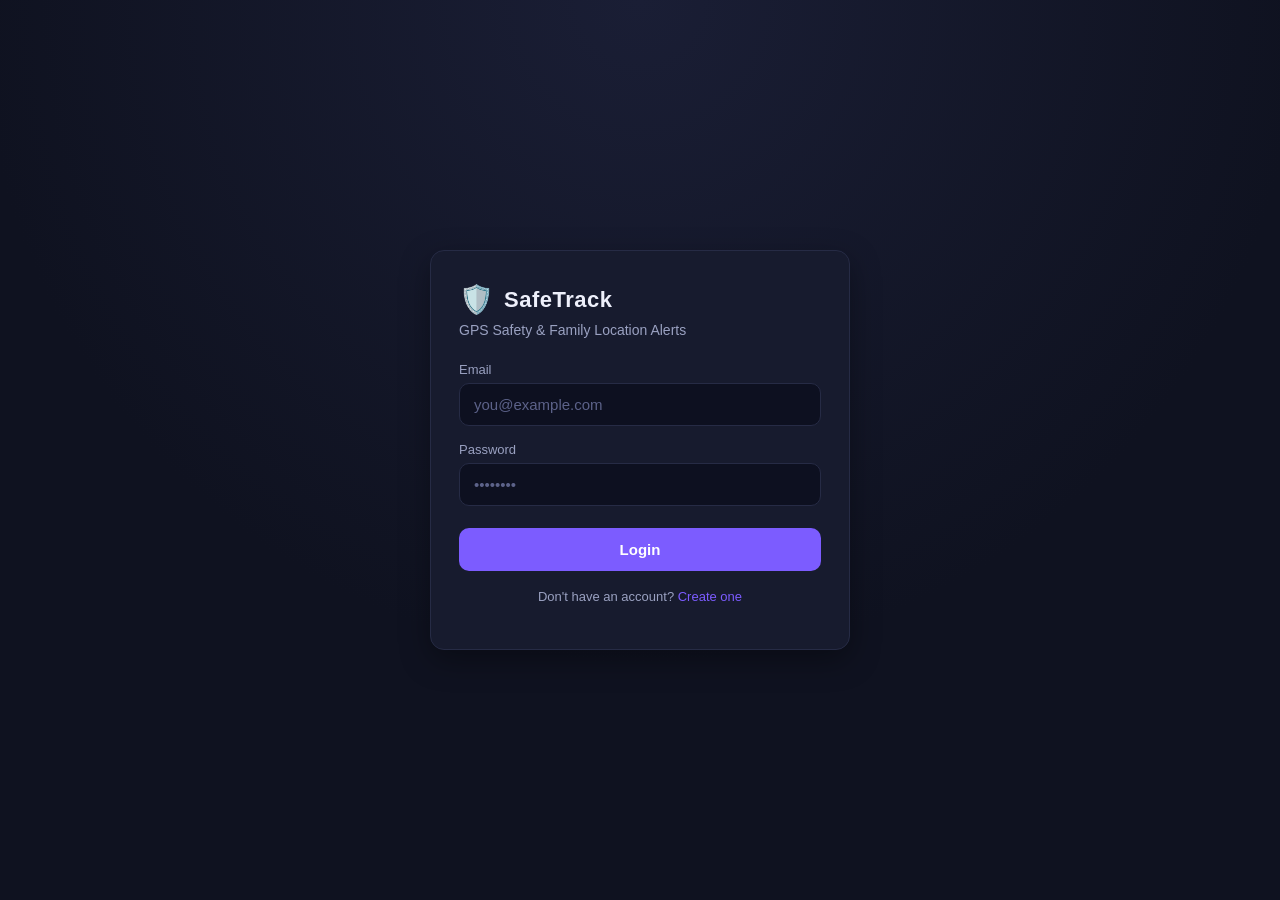
<file: frontend/index.html>
<!DOCTYPE html>
<html lang="en">
<head>
<meta charset="UTF-8" />
<meta name="viewport" content="width=device-width, initial-scale=1.0" />
<title>SafeTrack — Login</title>
<link rel="stylesheet" href="css/style.css" />
</head>
<body>
<div class="page">
  <div class="card">
    <div class="brand">
      <span class="brand-icon">🛡️</span>
      <span class="brand-name">SafeTrack</span>
    </div>
    <p class="subtitle">GPS Safety &amp; Family Location Alerts</p>

    <form id="loginForm">
      <label for="email">Email</label>
      <input type="email" id="email" placeholder="you@example.com" required autocomplete="email" />

      <label for="password">Password</label>
      <input type="password" id="password" placeholder="••••••••" required autocomplete="current-password" />

      <button type="submit" class="btn btn-primary" id="loginBtn">Login</button>
    </form>

    <div class="error-box" id="errorBox"></div>

    <p class="link-row">Don't have an account? <a href="register.html">Create one</a></p>
  </div>
</div>

<script src="js/api.js"></script>
<script src="js/login.js"></script>
</body>
</html>
</file>
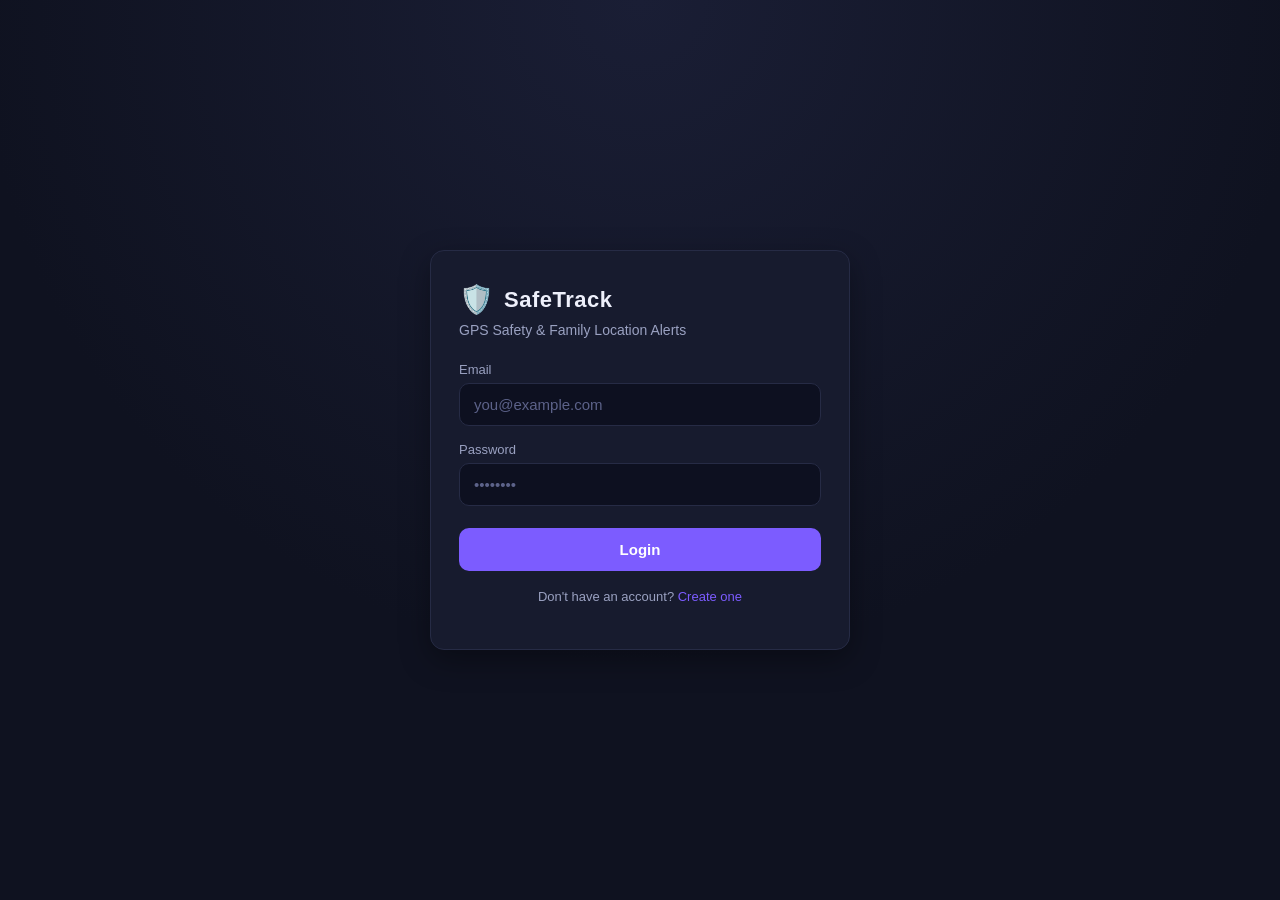
<file: frontend/contacts.html>
<!DOCTYPE html>
<html lang="en">
<head>
<meta charset="UTF-8" />
<meta name="viewport" content="width=device-width, initial-scale=1.0" />
<title>SafeTrack — Trusted Contacts</title>
<link rel="stylesheet" href="css/style.css" />
</head>
<body>
<div class="page">
  <div class="card card--wide">
    <div class="brand">
      <span class="brand-icon">🛡️</span>
      <span class="brand-name">SafeTrack</span>
    </div>
    <p class="subtitle">Add exactly two trusted contacts (family or friends) who will receive your safety alerts.</p>

    <div id="existingList"></div>

    <div class="contact-form-block" id="addFormBlock">
      <h4>Add a trusted contact</h4>
      <form id="contactForm">
        <label for="cName">Name</label>
        <input type="text" id="cName" placeholder="e.g. Mother" required />

        <label for="cPhone">WhatsApp number (with country code)</label>
        <input type="tel" id="cPhone" placeholder="+91XXXXXXXXXX" required />

        <label for="cRelationship">Relationship</label>
        <input type="text" id="cRelationship" placeholder="e.g. Family, Friend" />

        <label for="cEmail">Email (optional)</label>
        <input type="email" id="cEmail" placeholder="optional@example.com" />

        <button type="submit" class="btn btn-primary" id="addBtn">Save contact</button>
      </form>
    </div>

    <div class="error-box" id="errorBox"></div>
    <div class="success-box" id="successBox"></div>

    <button class="btn btn-secondary" id="continueBtn" style="display:none; margin-top:16px;">Continue to Dashboard</button>
  </div>
</div>

<div class="modal-backdrop" id="confirmModal">
  <div class="modal">
    <h3>Confirm contact</h3>
    <p id="confirmText" style="color:var(--muted); font-size:14px;"></p>
    <div class="btn-row">
      <button class="btn btn-secondary" id="cancelConfirm">Cancel</button>
      <button class="btn btn-primary" id="acceptConfirm">Confirm &amp; save</button>
    </div>
  </div>
</div>

<script src="js/api.js"></script>
<script src="js/contacts.js"></script>
</body>
</html>
</file>
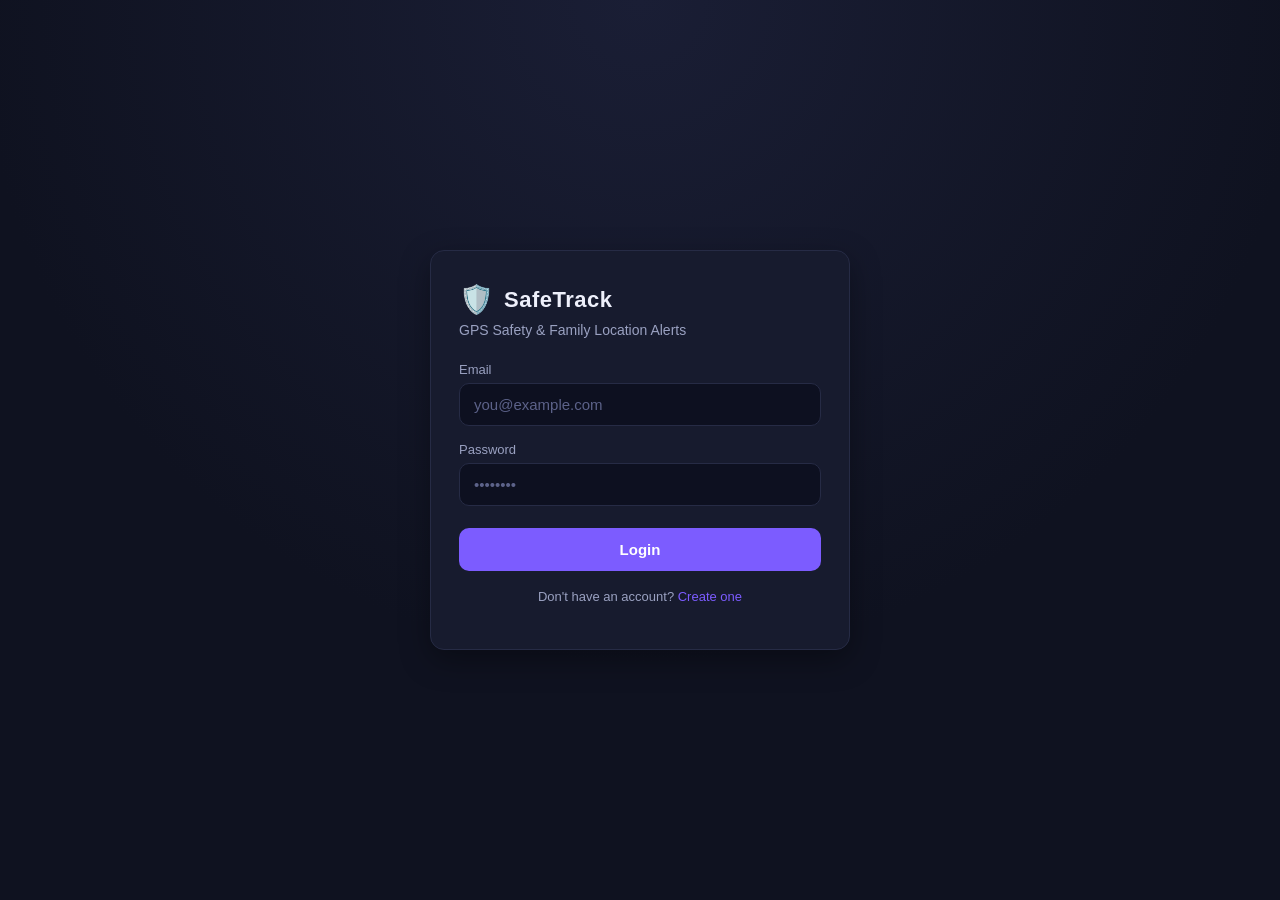
<file: frontend/dashboard.html>
<!DOCTYPE html>
<html lang="en">
<head>
<meta charset="UTF-8" />
<meta name="viewport" content="width=device-width, initial-scale=1.0" />
<title>SafeTrack — Dashboard</title>
<link rel="stylesheet" href="css/style.css" />
</head>
<body>
<div class="dashboard">
  <div class="dash-header">
    <div class="brand">
      <span class="brand-icon">🛡️</span>
      <span class="brand-name">SafeTrack</span>
    </div>
    <button class="logout-btn" id="logoutBtn">Logout</button>
  </div>

  <p class="greeting">Hello, <span id="userName">…</span></p>

  <div class="status-row">
    <div class="status-pill">
      <span class="label">GPS Status</span>
      <span id="gpsStatus"><span class="status-dot dot-amber"></span>Checking…</span>
    </div>
    <div class="status-pill">
      <span class="label">Tracking</span>
      <span id="trackingStatus"><span class="status-dot dot-red"></span>Inactive</span>
    </div>
    <div class="status-pill">
      <span class="label">WhatsApp API</span>
      <span id="waStatusPill"><span class="status-dot dot-green"></span>Checking…</span>
    </div>
  </div>

  <div class="contacts-card">
    <h3>Trusted contacts</h3>
    <div id="contactsList">Loading…</div>
  </div>

  <div class="contacts-card" id="whatsappCard">
    <div style="display:flex; justify-content:space-between; align-items:center; cursor:pointer;" id="waToggleHeader">
      <h3 style="margin:0; display:flex; align-items:center; gap:8px;">
        <span>💬</span> WhatsApp API Server
      </h3>
      <span id="waModeBadge" style="font-size:12px; padding:3px 10px; border-radius:12px; background:rgba(52,211,153,0.15); color:var(--success);">Checking…</span>
    </div>
    <div id="waDetailsPanel" style="display:none; margin-top:14px; border-top:1px solid var(--card-border); padding-top:12px;">
      <p style="font-size:13px; color:var(--muted); margin:0 0 12px;" id="waModeExplanation">
        Checking server connectivity…
      </p>

      <!-- Test WhatsApp Send -->
      <div style="margin-bottom:14px;">
        <label style="font-size:12px; color:var(--muted); display:block; margin-bottom:6px;">Test WhatsApp Alert Transmission</label>
        <div style="display:flex; gap:8px;">
          <input type="tel" id="waTestPhone" placeholder="Enter recipient phone (e.g. +1234567890)" style="flex:1; padding:8px 12px; border-radius:8px; border:1px solid var(--card-border); background:var(--bg); color:var(--text); font-size:13px;" />
          <button id="waTestBtn" class="action-btn" style="padding:8px 14px; font-size:13px; min-height:unset; width:auto;">Send Test Alert</button>
        </div>
        <div id="waTestResult" style="font-size:12px; margin-top:8px; padding:8px 10px; border-radius:6px; display:none;"></div>
      </div>

      <!-- Live Webhook Configuration -->
      <div style="background:var(--bg); border:1px solid var(--card-border); border-radius:8px; padding:10px 12px; font-size:12px; color:var(--muted);">
        <div style="margin-bottom:4px;"><strong style="color:var(--text);">Webhook Endpoint:</strong> <code style="color:var(--primary);" id="waWebhookUrl">/api/whatsapp/webhook</code></div>
        <div><strong style="color:var(--text);">Verify Token:</strong> <code style="color:var(--primary);" id="waVerifyToken">safetrack_verify_token</code></div>
      </div>
    </div>
  </div>

  <div class="consent-note">
    📍 Your location is only ever shared with your two trusted contacts above, and only when <em>you</em> tap a button below. SafeTrack never tracks or sends your location automatically or without your action.
  </div>

  <div class="sos-wrap">
    <button class="sos-btn" id="sosBtn">🚨<br/>EMERGENCY<br/>SOS</button>
    <p class="sos-hint">Press and confirm to alert both contacts immediately</p>
  </div>

  <div class="action-grid">
    <button class="action-btn" id="sendLocationBtn">
      <span class="icon">📍</span> Send current location
    </button>
    <button class="action-btn" id="trackingBtn">
      <span class="icon">🛡️</span> Start safety tracking
    </button>
  </div>

  <div class="error-box" id="errorBox"></div>
  <div class="success-box" id="successBox"></div>

  <div class="last-location-card" id="lastLocationCard">
    <span>Last location</span>
    <p class="coords" id="lastCoords">No location shared yet</p>
    <span id="lastUpdated"></span>
    <div class="wa-link-list" id="waLinks"></div>
  </div>
</div>

<div class="modal-backdrop" id="sosModal">
  <div class="modal">
    <h3>🚨 Confirm Emergency SOS</h3>
    <p style="color:var(--muted); font-size:14px;">This will immediately send your current location to both trusted contacts as an emergency alert. Only proceed if you need help.</p>
    <div class="btn-row">
      <button class="btn btn-secondary" id="cancelSos">Cancel</button>
      <button class="btn btn-danger" id="confirmSos">Send SOS now</button>
    </div>
  </div>
</div>

<div class="modal-backdrop" id="consentModal">
  <div class="modal">
    <h3 id="consentTitle">📍 Location Sharing</h3>
    <p id="consentText" style="color:var(--muted); font-size:14px;"></p>
    <div class="btn-row">
      <button class="btn btn-secondary" id="cancelConsent">Cancel</button>
      <button class="btn btn-primary" id="acceptConsent">I Understand — Continue</button>
    </div>
  </div>
</div>

<script src="js/api.js"></script>
<script src="js/geo.js"></script>
<script src="js/dashboard.js"></script>
</body>
</html>
</file>
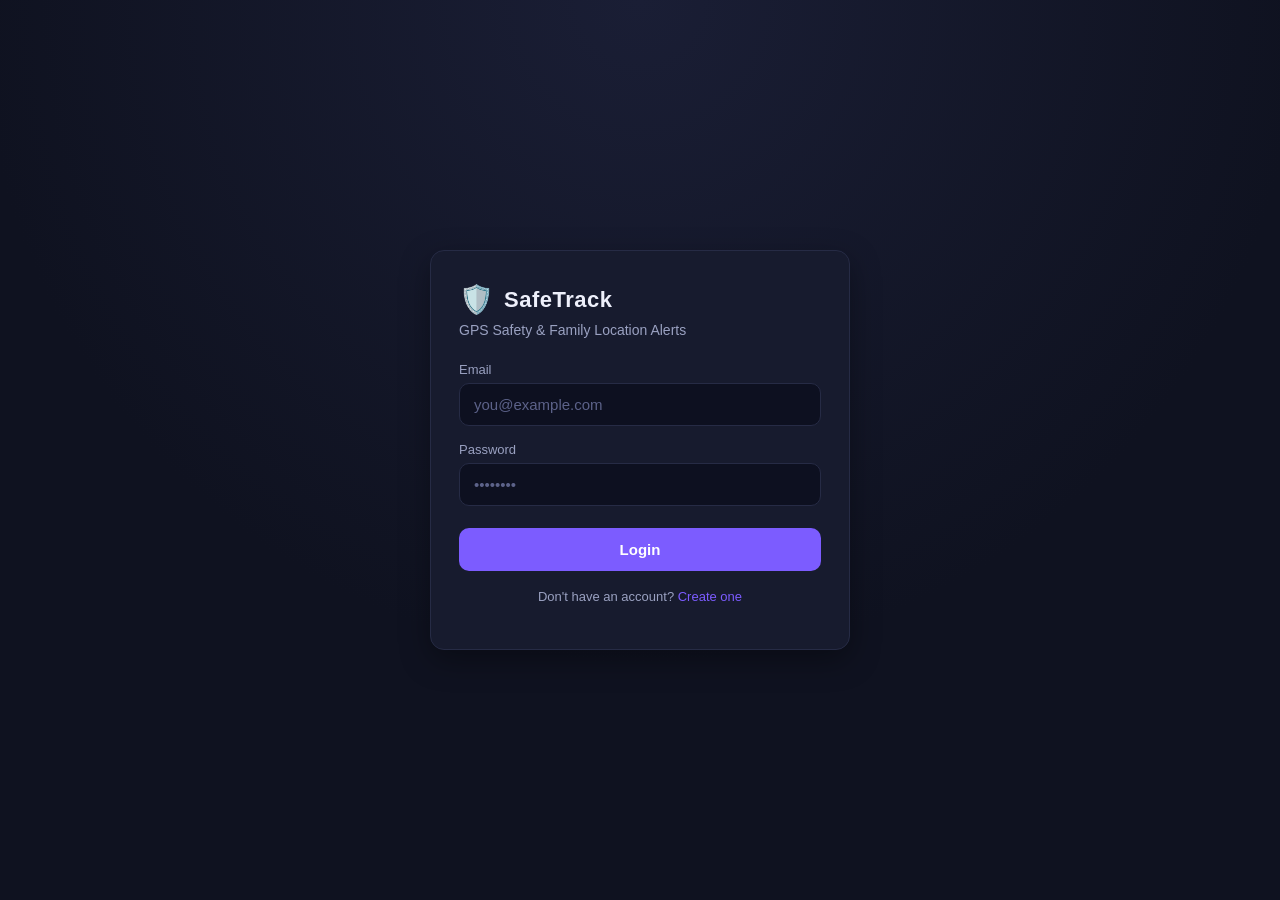
<file: frontend/otp.html>
<!DOCTYPE html>
<html lang="en">
<head>
<meta charset="UTF-8" />
<meta name="viewport" content="width=device-width, initial-scale=1.0" />
<title>SafeTrack — Verify OTP</title>
<link rel="stylesheet" href="css/style.css" />
</head>
<body>
<div class="page">
  <div class="card">
    <div class="brand">
      <span class="brand-icon">🛡️</span>
      <span class="brand-name">SafeTrack</span>
    </div>
    <p class="subtitle">We've sent a 6-digit code to your email. It expires shortly, so enter it soon.</p>

    <form id="otpForm">
      <label for="otp">Enter OTP</label>
      <input type="text" id="otp" class="otp-input" inputmode="numeric" pattern="[0-9]*" maxlength="6" placeholder="______" required autofocus />

      <button type="submit" class="btn btn-primary" id="verifyBtn">Verify OTP</button>
    </form>

    <button class="btn-ghost" id="resendBtn" type="button">Didn't get a code? Start over</button>

    <div class="error-box" id="errorBox"></div>
    <div class="hint-box" id="devHint" style="display:none;"></div>
  </div>
</div>

<script src="js/api.js"></script>
<script src="js/otp.js"></script>
</body>
</html>
</file>
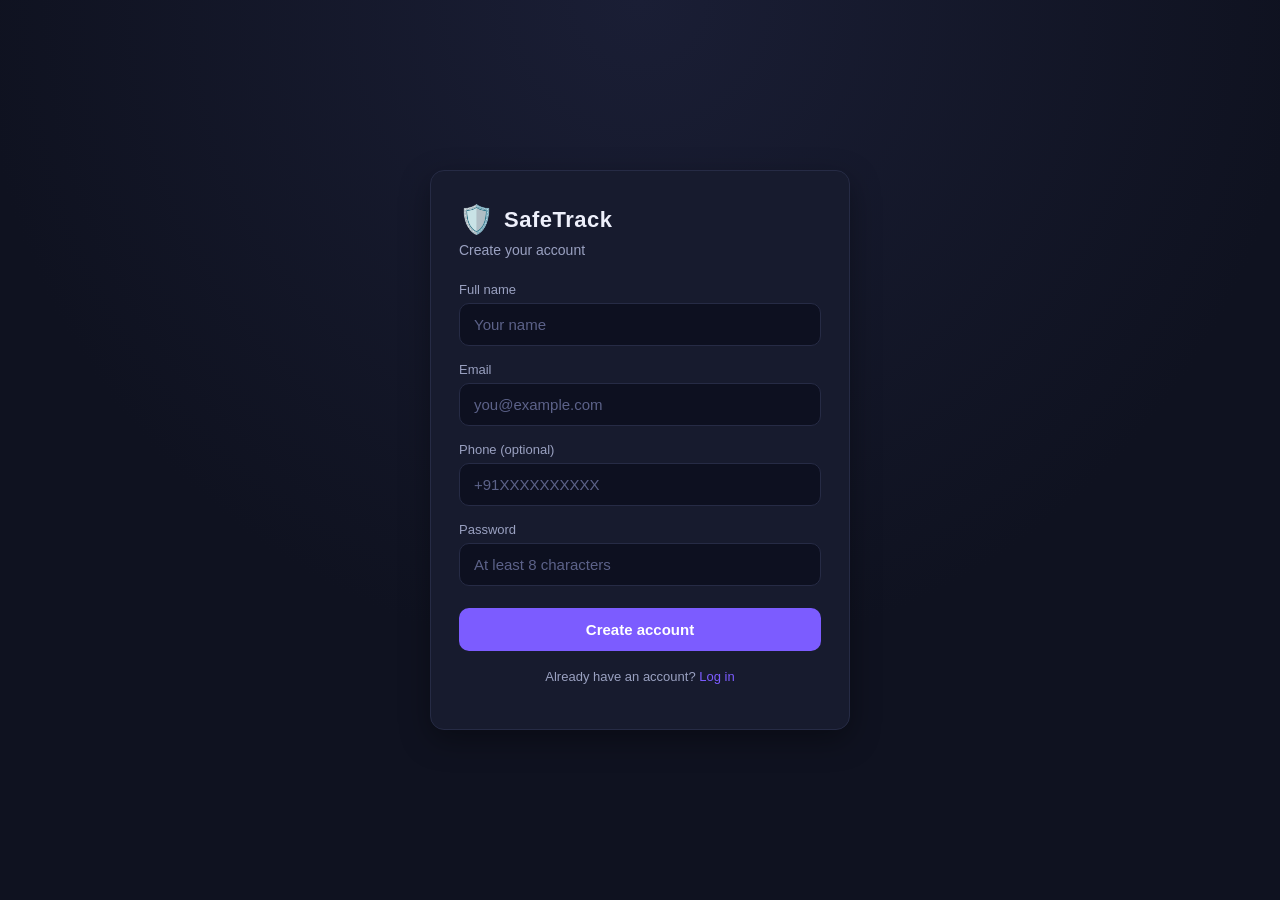
<file: frontend/register.html>
<!DOCTYPE html>
<html lang="en">
<head>
<meta charset="UTF-8" />
<meta name="viewport" content="width=device-width, initial-scale=1.0" />
<title>SafeTrack — Create Account</title>
<link rel="stylesheet" href="css/style.css" />
</head>
<body>
<div class="page">
  <div class="card">
    <div class="brand">
      <span class="brand-icon">🛡️</span>
      <span class="brand-name">SafeTrack</span>
    </div>
    <p class="subtitle">Create your account</p>

    <form id="registerForm">
      <label for="name">Full name</label>
      <input type="text" id="name" placeholder="Your name" required />

      <label for="email">Email</label>
      <input type="email" id="email" placeholder="you@example.com" required autocomplete="email" />

      <label for="phone">Phone (optional)</label>
      <input type="tel" id="phone" placeholder="+91XXXXXXXXXX" />

      <label for="password">Password</label>
      <input type="password" id="password" placeholder="At least 8 characters" required autocomplete="new-password" />

      <button type="submit" class="btn btn-primary" id="registerBtn">Create account</button>
    </form>

    <div class="error-box" id="errorBox"></div>
    <div class="success-box" id="successBox"></div>

    <p class="link-row">Already have an account? <a href="index.html">Log in</a></p>
  </div>
</div>

<script src="js/api.js"></script>
<script src="js/register.js"></script>
</body>
</html>
</file>
<file: frontend/css/style.css>
:root {
  --bg: #0f1220;
  --card: #171b2e;
  --card-border: #262b45;
  --text: #eef0fb;
  --muted: #9aa1c1;
  --primary: #7c5cff;
  --primary-dark: #6244e8;
  --danger: #ff4d5e;
  --danger-dark: #e0303f;
  --success: #34d399;
  --warn: #fbbf24;
  --radius: 14px;
  --shadow: 0 10px 30px rgba(0, 0, 0, 0.35);
}

* { box-sizing: border-box; }

html, body {
  margin: 0;
  padding: 0;
  background: radial-gradient(circle at top, #1a1e35 0%, #0f1220 60%);
  color: var(--text);
  font-family: "Segoe UI", Roboto, -apple-system, BlinkMacSystemFont, sans-serif;
  min-height: 100vh;
}

.page {
  min-height: 100vh;
  display: flex;
  align-items: center;
  justify-content: center;
  padding: 24px;
}

.card {
  width: 100%;
  max-width: 420px;
  background: var(--card);
  border: 1px solid var(--card-border);
  border-radius: var(--radius);
  padding: 32px 28px;
  box-shadow: var(--shadow);
}

.card--wide {
  max-width: 520px;
}

.brand {
  display: flex;
  align-items: center;
  gap: 10px;
  margin-bottom: 6px;
}

.brand-icon { font-size: 28px; }

.brand-name {
  font-size: 22px;
  font-weight: 700;
  letter-spacing: 0.5px;
}

.subtitle {
  color: var(--muted);
  font-size: 14px;
  margin: 0 0 24px 0;
}

label {
  display: block;
  font-size: 13px;
  color: var(--muted);
  margin-bottom: 6px;
  margin-top: 16px;
}

label:first-of-type { margin-top: 0; }

input[type="text"],
input[type="email"],
input[type="password"],
input[type="tel"] {
  width: 100%;
  padding: 12px 14px;
  border-radius: 10px;
  border: 1px solid var(--card-border);
  background: #10132200;
  background-color: #0d1020;
  color: var(--text);
  font-size: 15px;
  outline: none;
  transition: border-color 0.15s ease;
}

input:focus { border-color: var(--primary); }

input::placeholder { color: #5c6289; }

.otp-input {
  letter-spacing: 8px;
  font-size: 22px;
  text-align: center;
}

button {
  cursor: pointer;
  font-family: inherit;
}

.btn {
  width: 100%;
  padding: 13px 16px;
  border-radius: 10px;
  border: none;
  font-size: 15px;
  font-weight: 600;
  margin-top: 22px;
  transition: transform 0.05s ease, opacity 0.15s ease;
}

.btn:active { transform: scale(0.98); }

.btn:disabled { opacity: 0.55; cursor: not-allowed; }

.btn-primary { background: var(--primary); color: white; }
.btn-primary:hover:not(:disabled) { background: var(--primary-dark); }

.btn-danger { background: var(--danger); color: white; }
.btn-danger:hover:not(:disabled) { background: var(--danger-dark); }

.btn-secondary {
  background: transparent;
  border: 1px solid var(--card-border);
  color: var(--text);
}
.btn-secondary:hover:not(:disabled) { border-color: var(--primary); }

.btn-ghost {
  background: transparent;
  color: var(--muted);
  border: none;
  text-decoration: underline;
  padding: 8px;
  font-size: 13px;
  margin-top: 8px;
}

.link-row {
  text-align: center;
  margin-top: 18px;
  font-size: 13px;
  color: var(--muted);
}

.link-row a { color: var(--primary); text-decoration: none; }
.link-row a:hover { text-decoration: underline; }

.error-box {
  background: rgba(255, 77, 94, 0.12);
  border: 1px solid rgba(255, 77, 94, 0.4);
  color: #ff9aa5;
  padding: 10px 12px;
  border-radius: 8px;
  font-size: 13px;
  margin-top: 16px;
  display: none;
}

.error-box.show { display: block; }

.success-box {
  background: rgba(52, 211, 153, 0.12);
  border: 1px solid rgba(52, 211, 153, 0.4);
  color: #6ee7b7;
  padding: 10px 12px;
  border-radius: 8px;
  font-size: 13px;
  margin-top: 16px;
  display: none;
}

.success-box.show { display: block; }

.hint-box {
  background: rgba(124, 92, 255, 0.1);
  border: 1px solid rgba(124, 92, 255, 0.3);
  color: #c9bfff;
  padding: 10px 12px;
  border-radius: 8px;
  font-size: 12px;
  margin-top: 16px;
}

/* ===== Dashboard ===== */

.dashboard {
  min-height: 100vh;
  padding: 20px 16px 60px;
  max-width: 560px;
  margin: 0 auto;
}

.dash-header {
  display: flex;
  align-items: center;
  justify-content: space-between;
  padding: 8px 4px 20px;
}

.dash-header .brand-name { font-size: 18px; }

.logout-btn {
  background: transparent;
  border: 1px solid var(--card-border);
  color: var(--muted);
  padding: 8px 14px;
  border-radius: 8px;
  font-size: 13px;
}
.logout-btn:hover { border-color: var(--danger); color: var(--danger); }

.greeting {
  font-size: 20px;
  font-weight: 600;
  margin: 4px 0 20px;
}

.status-row {
  display: flex;
  gap: 12px;
  margin-bottom: 20px;
}

.status-pill {
  flex: 1;
  background: var(--card);
  border: 1px solid var(--card-border);
  border-radius: 10px;
  padding: 12px 14px;
  font-size: 13px;
}

.status-pill .label { color: var(--muted); display: block; margin-bottom: 4px; }
.status-dot { display: inline-block; width: 8px; height: 8px; border-radius: 50%; margin-right: 6px; }
.dot-green { background: var(--success); }
.dot-red { background: var(--danger); }
.dot-amber { background: var(--warn); }

.contacts-card {
  background: var(--card);
  border: 1px solid var(--card-border);
  border-radius: var(--radius);
  padding: 16px 18px;
  margin-bottom: 20px;
}

.contacts-card h3 { margin: 0 0 10px; font-size: 14px; color: var(--muted); font-weight: 600; }

.contact-chip {
  display: flex;
  align-items: center;
  gap: 8px;
  padding: 6px 0;
  font-size: 14px;
}

.consent-note {
  background: rgba(124, 92, 255, 0.08);
  border: 1px solid rgba(124, 92, 255, 0.25);
  border-radius: 10px;
  padding: 12px 14px;
  font-size: 12.5px;
  color: #c9bfff;
  margin-bottom: 20px;
  line-height: 1.5;
}

.sos-wrap {
  text-align: center;
  margin: 8px 0 24px;
}

.sos-btn {
  width: 150px;
  height: 150px;
  border-radius: 50%;
  border: none;
  background: radial-gradient(circle at 30% 30%, #ff6b78, var(--danger));
  color: white;
  font-size: 15px;
  font-weight: 800;
  letter-spacing: 0.5px;
  box-shadow: 0 0 0 8px rgba(255, 77, 94, 0.12), 0 10px 30px rgba(255, 77, 94, 0.35);
  line-height: 1.3;
}

.sos-btn:active { transform: scale(0.97); }
.sos-hint { color: var(--muted); font-size: 12px; margin-top: 10px; }

.action-grid {
  display: grid;
  grid-template-columns: 1fr;
  gap: 12px;
  margin-bottom: 20px;
}

.action-btn {
  display: flex;
  align-items: center;
  gap: 10px;
  padding: 16px 18px;
  border-radius: 12px;
  border: 1px solid var(--card-border);
  background: var(--card);
  color: var(--text);
  font-size: 15px;
  font-weight: 600;
}

.action-btn .icon { font-size: 20px; }
.action-btn:hover:not(:disabled) { border-color: var(--primary); }
.action-btn.tracking-active { border-color: var(--success); color: var(--success); }
.action-btn.stop { border-color: var(--danger); color: var(--danger); }

.last-location-card {
  background: var(--card);
  border: 1px solid var(--card-border);
  border-radius: var(--radius);
  padding: 16px 18px;
  font-size: 13px;
  color: var(--muted);
}

.last-location-card .coords { color: var(--text); font-size: 15px; font-weight: 600; margin: 4px 0; }
.last-location-card a { color: var(--primary); }

.wa-link-list {
  margin-top: 10px;
  display: flex;
  flex-direction: column;
  gap: 8px;
}

.wa-link {
  display: block;
  text-align: center;
  background: #25d366;
  color: #06210f;
  border-radius: 8px;
  padding: 10px 12px;
  font-weight: 700;
  font-size: 13.5px;
  text-decoration: none;
}
.wa-link:hover { opacity: 0.9; }

.modal-backdrop {
  position: fixed;
  inset: 0;
  background: rgba(5, 6, 15, 0.7);
  display: none;
  align-items: center;
  justify-content: center;
  padding: 20px;
  z-index: 50;
}
.modal-backdrop.show { display: flex; }

.modal {
  background: var(--card);
  border: 1px solid var(--card-border);
  border-radius: var(--radius);
  padding: 24px;
  max-width: 380px;
  width: 100%;
  text-align: center;
}

.modal h3 { margin-top: 0; }
.modal .btn-row { display: flex; gap: 10px; margin-top: 20px; }
.modal .btn-row .btn { margin-top: 0; }

/* Contacts page */
.contact-form-block {
  border: 1px solid var(--card-border);
  border-radius: 12px;
  padding: 16px;
  margin-top: 16px;
}
.contact-form-block h4 { margin: 0 0 4px; font-size: 14px; }
.contact-form-block .existing {
  display: flex;
  justify-content: space-between;
  align-items: center;
  background: #0d1020;
  padding: 10px 12px;
  border-radius: 8px;
  margin-top: 8px;
  font-size: 13.5px;
}
.small-btn {
  background: transparent;
  border: 1px solid var(--card-border);
  color: var(--muted);
  padding: 4px 10px;
  border-radius: 6px;
  font-size: 12px;
}
.small-btn:hover { border-color: var(--danger); color: var(--danger); }

@media (max-width: 400px) {
  .card { padding: 26px 20px; }
  .sos-btn { width: 130px; height: 130px; font-size: 13px; }
}
</file>
